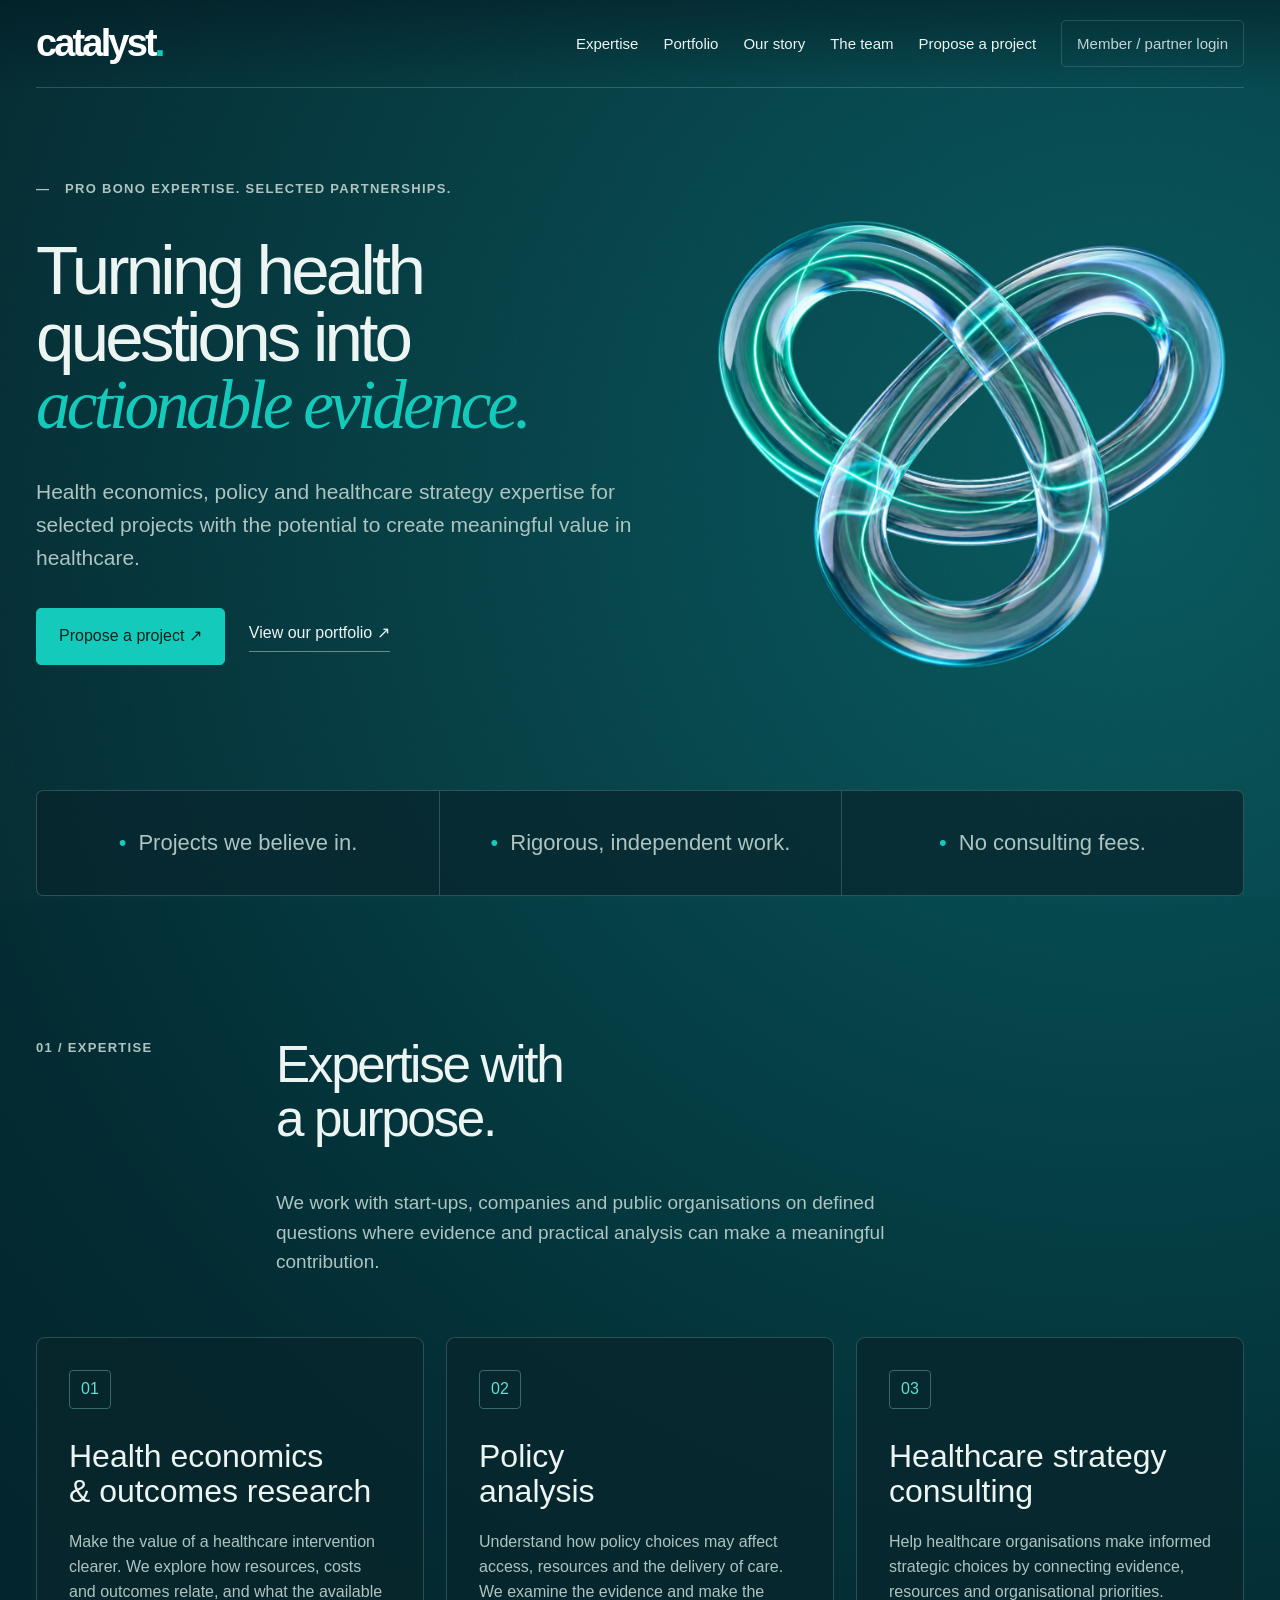
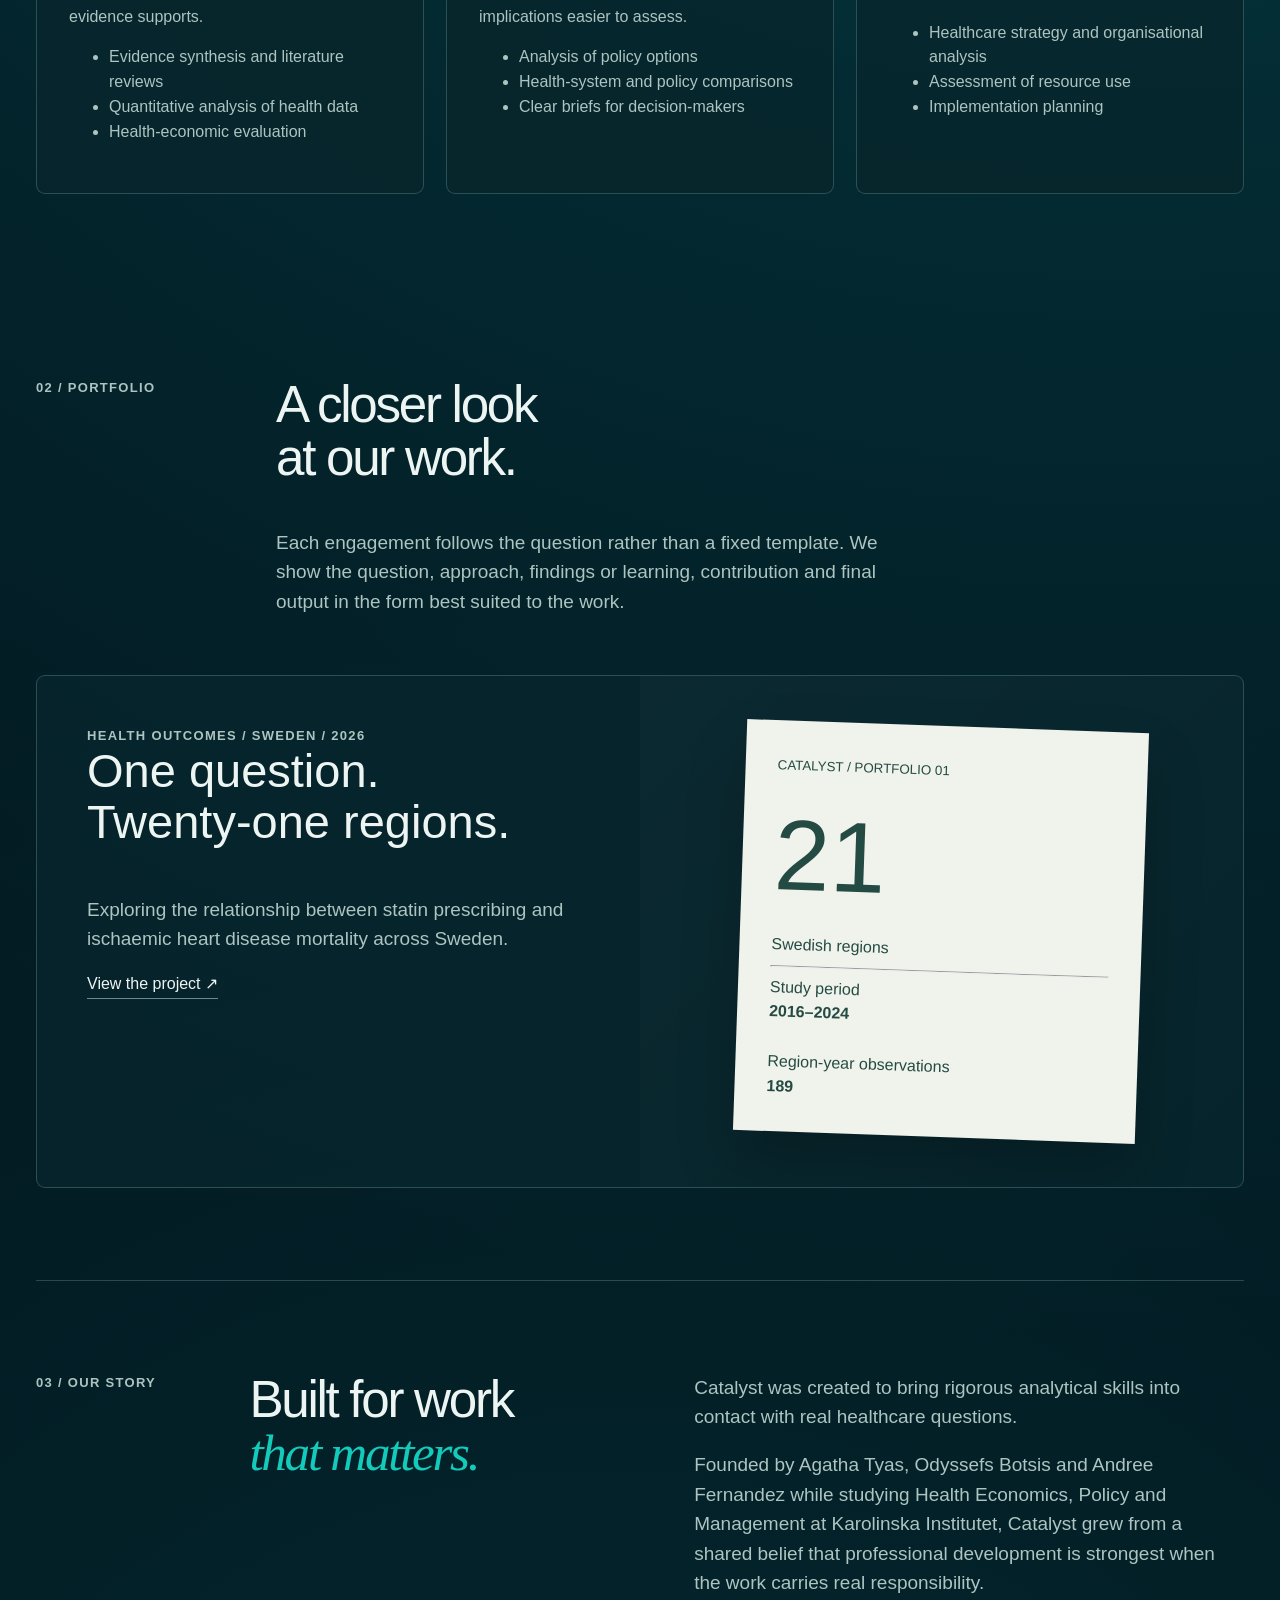
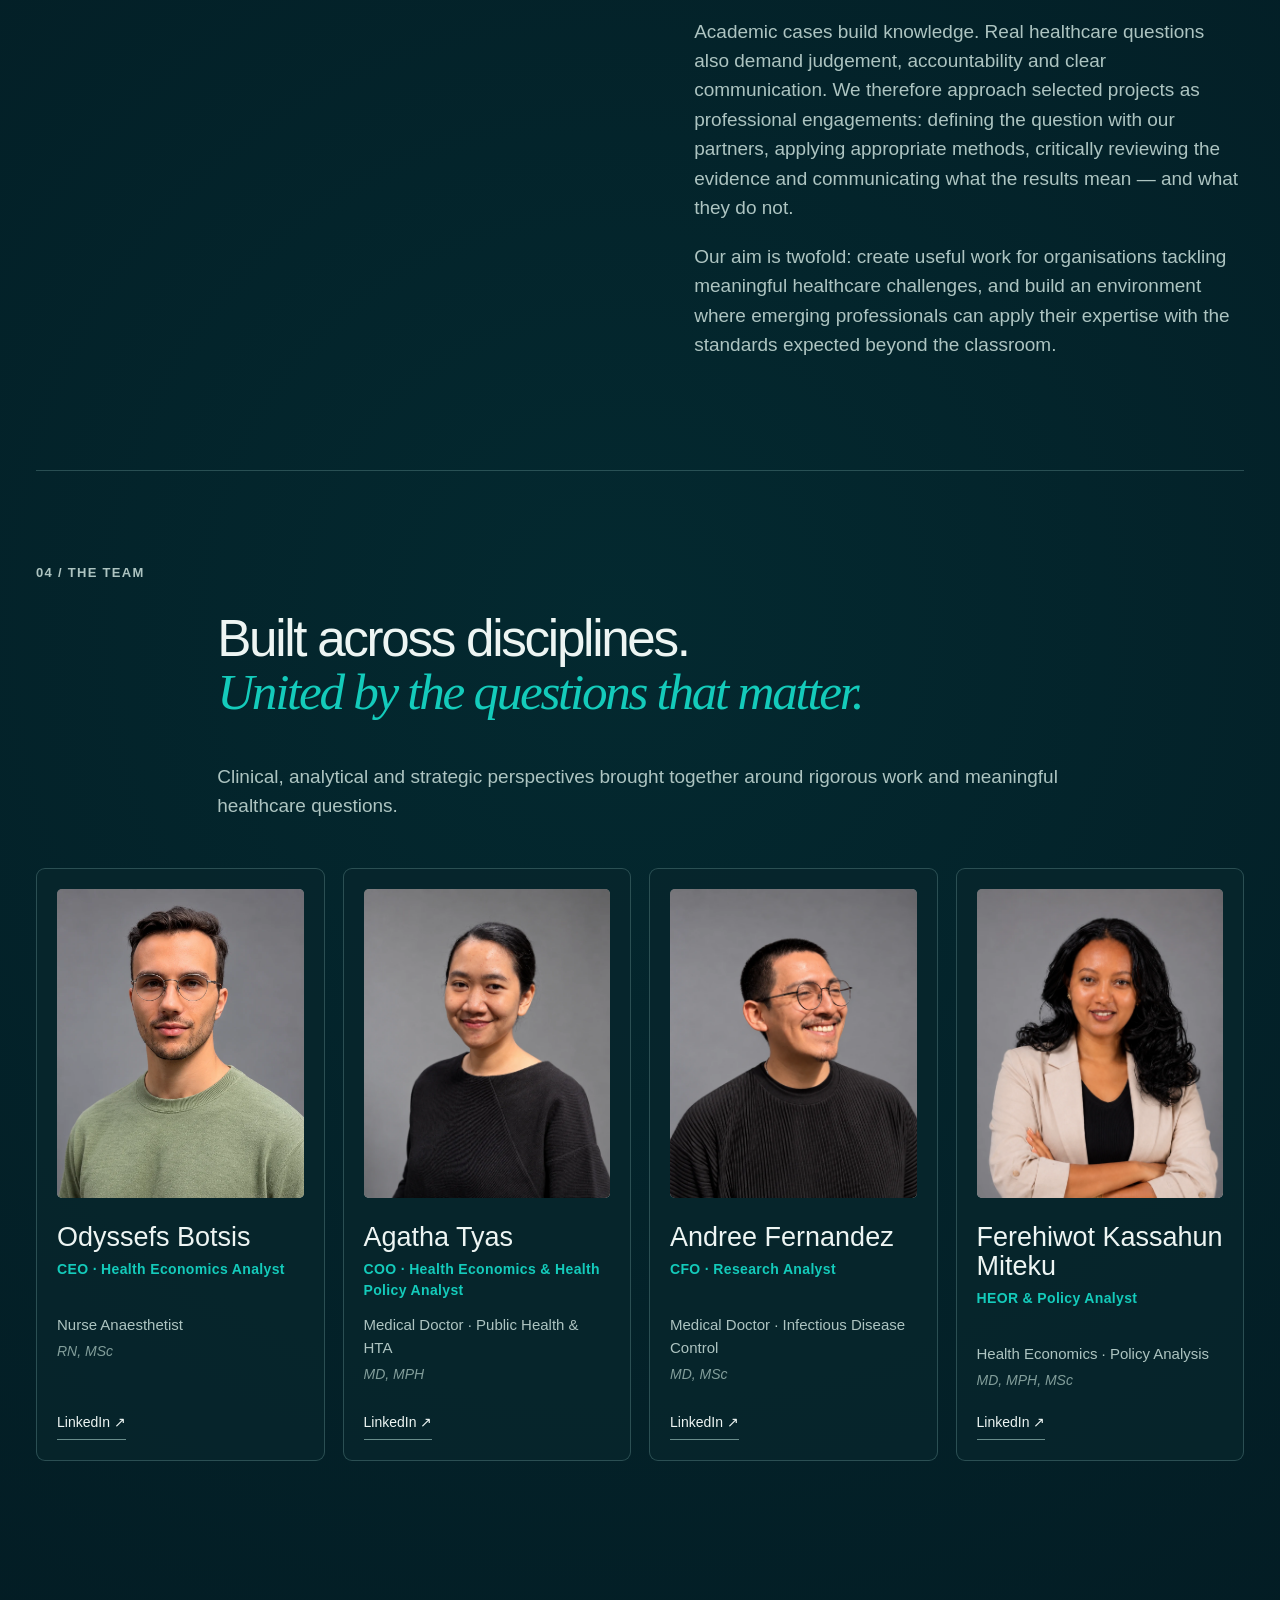
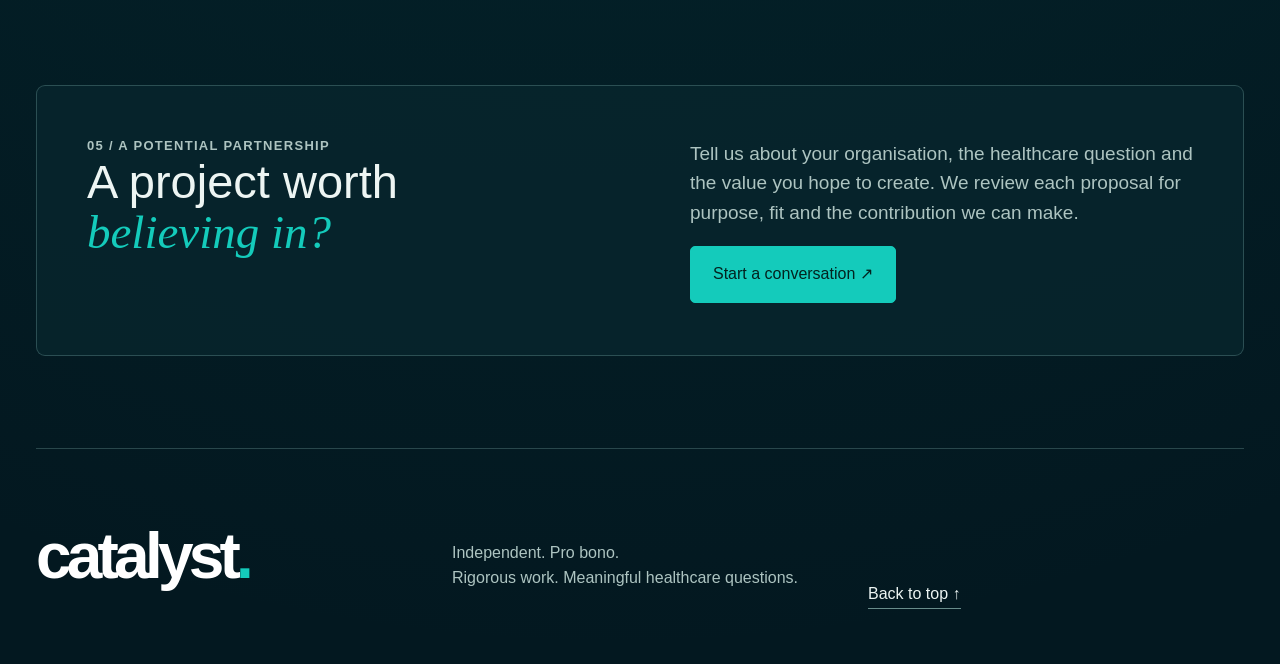
<file: index.html>
<!doctype html>
<html lang="en"><head><meta charset="utf-8"><meta name="viewport" content="width=device-width,initial-scale=1"><meta name="description" content="Catalyst Health Initiative — health economics, policy and healthcare strategy for selected pro bono partnerships."><title>Catalyst — Health Initiative</title><link rel="stylesheet" href="css/styles.css"></head>
<body id="top">
<header class="header"><div class="wrap nav"><a class="brand" href="index.html" aria-label="Catalyst home">catalyst<i>.</i></a><button class="mobile-toggle" aria-expanded="false">Menu</button><nav class="navlinks"><a href="#expertise">Expertise</a><a href="#portfolio">Portfolio</a><a href="#story">Our story</a><a href="#team">The team</a><a href="propose-project.html">Propose a project</a><a class="nav-quiet" href="#" aria-disabled="true">Member / partner login</a></nav></div></header>
<main>
<section class="wrap hero"><div class="reveal"><div class="eyebrow">— &nbsp; Pro bono expertise. Selected partnerships.</div><h1>Turning health<br>questions into<br><span class="italic">actionable evidence.</span></h1><p class="lead">Health economics, policy and healthcare strategy expertise for selected projects with the potential to create meaningful value in healthcare.</p><div class="actions"><a class="btn" href="propose-project.html">Propose a project ↗</a><a class="textlink" href="#portfolio">View our portfolio ↗</a></div></div><div class="hero-art reveal" aria-hidden="true"><img src="assets/hero-loop-transparent.webp" alt=""></div></section>
<div class="wrap strip reveal"><div><span class="dot">•</span>Projects we believe in.</div><div><span class="dot">•</span>Rigorous, independent work.</div><div><span class="dot">•</span>No consulting fees.</div></div>
<section class="wrap section" id="expertise"><div class="section-grid reveal"><div class="eyebrow">01 / Expertise</div><div><h2>Expertise with<br>a purpose.</h2><p>We work with start-ups, companies and public organisations on defined questions where evidence and practical analysis can make a meaningful contribution.</p></div></div><div class="cards reveal"><article class="card"><span class="num">01</span><h3>Health economics<br>& outcomes research</h3><p>Make the value of a healthcare intervention clearer. We explore how resources, costs and outcomes relate, and what the available evidence supports.</p><ul><li>Evidence synthesis and literature reviews</li><li>Quantitative analysis of health data</li><li>Health-economic evaluation</li></ul></article><article class="card"><span class="num">02</span><h3>Policy<br>analysis</h3><p>Understand how policy choices may affect access, resources and the delivery of care. We examine the evidence and make the implications easier to assess.</p><ul><li>Analysis of policy options</li><li>Health-system and policy comparisons</li><li>Clear briefs for decision-makers</li></ul></article><article class="card"><span class="num">03</span><h3>Healthcare strategy<br>consulting</h3><p>Help healthcare organisations make informed strategic choices by connecting evidence, resources and organisational priorities.</p><ul><li>Healthcare strategy and organisational analysis</li><li>Assessment of resource use</li><li>Implementation planning</li></ul></article></div></section>
<section class="wrap section" id="portfolio"><div class="section-grid reveal"><div class="eyebrow">02 / Portfolio</div><div><h2>A closer look<br>at our work.</h2><p>Each engagement follows the question rather than a fixed template. We show the question, approach, findings or learning, contribution and final output in the form best suited to the work.</p></div></div><div class="portfolio-box reveal"><div class="portfolio-copy"><div class="eyebrow">Health outcomes / Sweden / 2026</div><h3>One question.<br>Twenty-one regions.</h3><p>Exploring the relationship between statin prescribing and ischaemic heart disease mortality across Sweden.</p><a class="textlink" href="portfolio.html">View the project ↗</a></div><div class="portfolio-visual"><div class="paper"><small>CATALYST / PORTFOLIO 01</small><br><strong>21</strong><br>Swedish regions<hr>Study period<br><b>2016–2024</b><br><br>Region-year observations<br><b>189</b></div></div></div></section>
<section class="wrap section story-section" id="story"><div class="section-grid reveal"><div class="eyebrow">03 / Our story</div><div><h2>Built for work<br><span class="italic">that matters.</span></h2></div><div><p class="lead">Catalyst was created to bring rigorous analytical skills into contact with real healthcare questions.</p><p>Founded by Agatha Tyas, Odyssefs Botsis and Andree Fernandez while studying Health Economics, Policy and Management at Karolinska Institutet, Catalyst grew from a shared belief that professional development is strongest when the work carries real responsibility.</p><p>Academic cases build knowledge. Real healthcare questions also demand judgement, accountability and clear communication. We therefore approach selected projects as professional engagements: defining the question with our partners, applying appropriate methods, critically reviewing the evidence and communicating what the results mean — and what they do not.</p><p>Our aim is twofold: create useful work for organisations tackling meaningful healthcare challenges, and build an environment where emerging professionals can apply their expertise with the standards expected beyond the classroom.</p></div></div></section>
<section class="wrap section" id="team"><div class="eyebrow reveal">04 / The team</div><div class="team-intro reveal"><h2>Built across disciplines.<br><span class="italic">United by the questions that matter.</span></h2><p>Clinical, analytical and strategic perspectives brought together around rigorous work and meaningful healthcare questions.</p></div><div class="team-cards reveal"><article class="card team-card"><div class="portrait"><img src="assets/team-odyssefs.webp" alt="Portrait of Odyssefs Botsis" loading="lazy" decoding="async"></div><h3>Odyssefs Botsis</h3><b class="role">CEO · Health Economics Analyst</b><p>Nurse Anaesthetist</p><em>RN, MSc</em><a class="profile-link" href="https://www.linkedin.com/in/odyssefs-botsis-662591ba/" target="_blank" rel="noopener">LinkedIn ↗</a></article><article class="card team-card"><div class="portrait"><img src="assets/team-agatha.webp" alt="Portrait of Agatha Tyas" loading="lazy" decoding="async"></div><h3>Agatha Tyas</h3><b class="role">COO · Health Economics &amp; Health Policy Analyst</b><p>Medical Doctor · Public Health &amp; HTA</p><em>MD, MPH</em><a class="profile-link" href="https://www.linkedin.com/in/agathatyas/" target="_blank" rel="noopener">LinkedIn ↗</a></article><article class="card team-card"><div class="portrait"><img src="assets/team-andree.webp" alt="Portrait of Andree Fernandez" loading="lazy" decoding="async"></div><h3>Andree Fernandez</h3><b class="role">CFO · Research Analyst</b><p>Medical Doctor · Infectious Disease Control</p><em>MD, MSc</em><a class="profile-link" href="https://www.linkedin.com/in/andree-g-fernandez-67131a140/" target="_blank" rel="noopener">LinkedIn ↗</a></article><article class="card team-card"><div class="portrait"><img src="assets/team-ferehiwot.webp" alt="Portrait of Ferehiwot Kassahun Miteku" loading="lazy" decoding="async"></div><h3>Ferehiwot Kassahun Miteku</h3><b class="role">HEOR & Policy Analyst</b><p>Health Economics · Policy Analysis</p><em>MD, MPH, MSc</em><a class="profile-link" href="https://www.linkedin.com/in/ferehiwot-kassahun-miteku-bbab78217/" target="_blank" rel="noopener">LinkedIn ↗</a></article></div></section>
<section class="wrap section reveal"><div class="portfolio-box cta-box"><div class="portfolio-copy"><div class="eyebrow">05 / A potential partnership</div><h3>A project worth<br><span class="italic">believing in?</span></h3></div><div class="portfolio-copy"><p>Tell us about your organisation, the healthcare question and the value you hope to create. We review each proposal for purpose, fit and the contribution we can make.</p><a class="btn" href="propose-project.html">Start a conversation ↗</a></div></div></section>
</main>
<footer class="wrap footer"><div class="footergrid"><div class="bigbrand">catalyst<span>.</span></div><div><p>Independent. Pro bono.<br>Rigorous work. Meaningful healthcare questions.</p></div><div><a class="textlink" href="#top">Back to top ↑</a></div></div></footer><script src="js/main.js"></script></body></html>
</file>
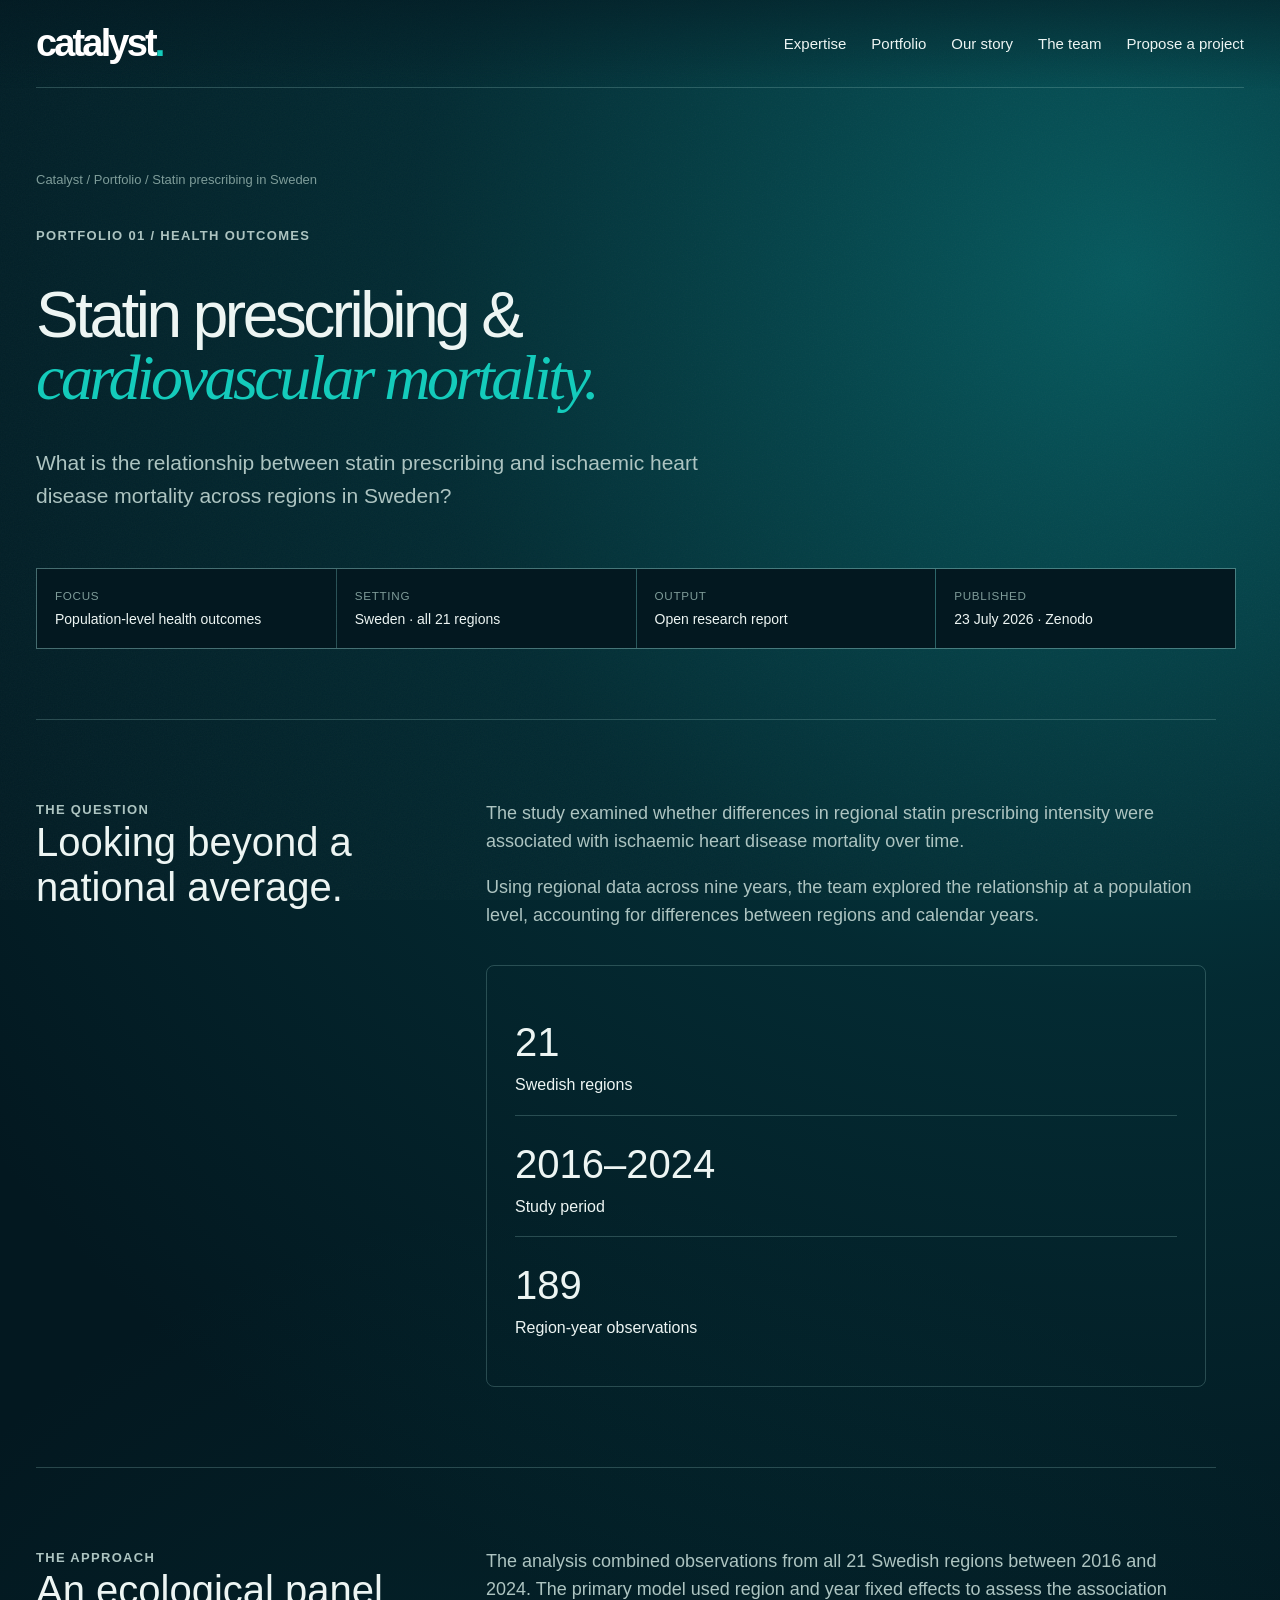
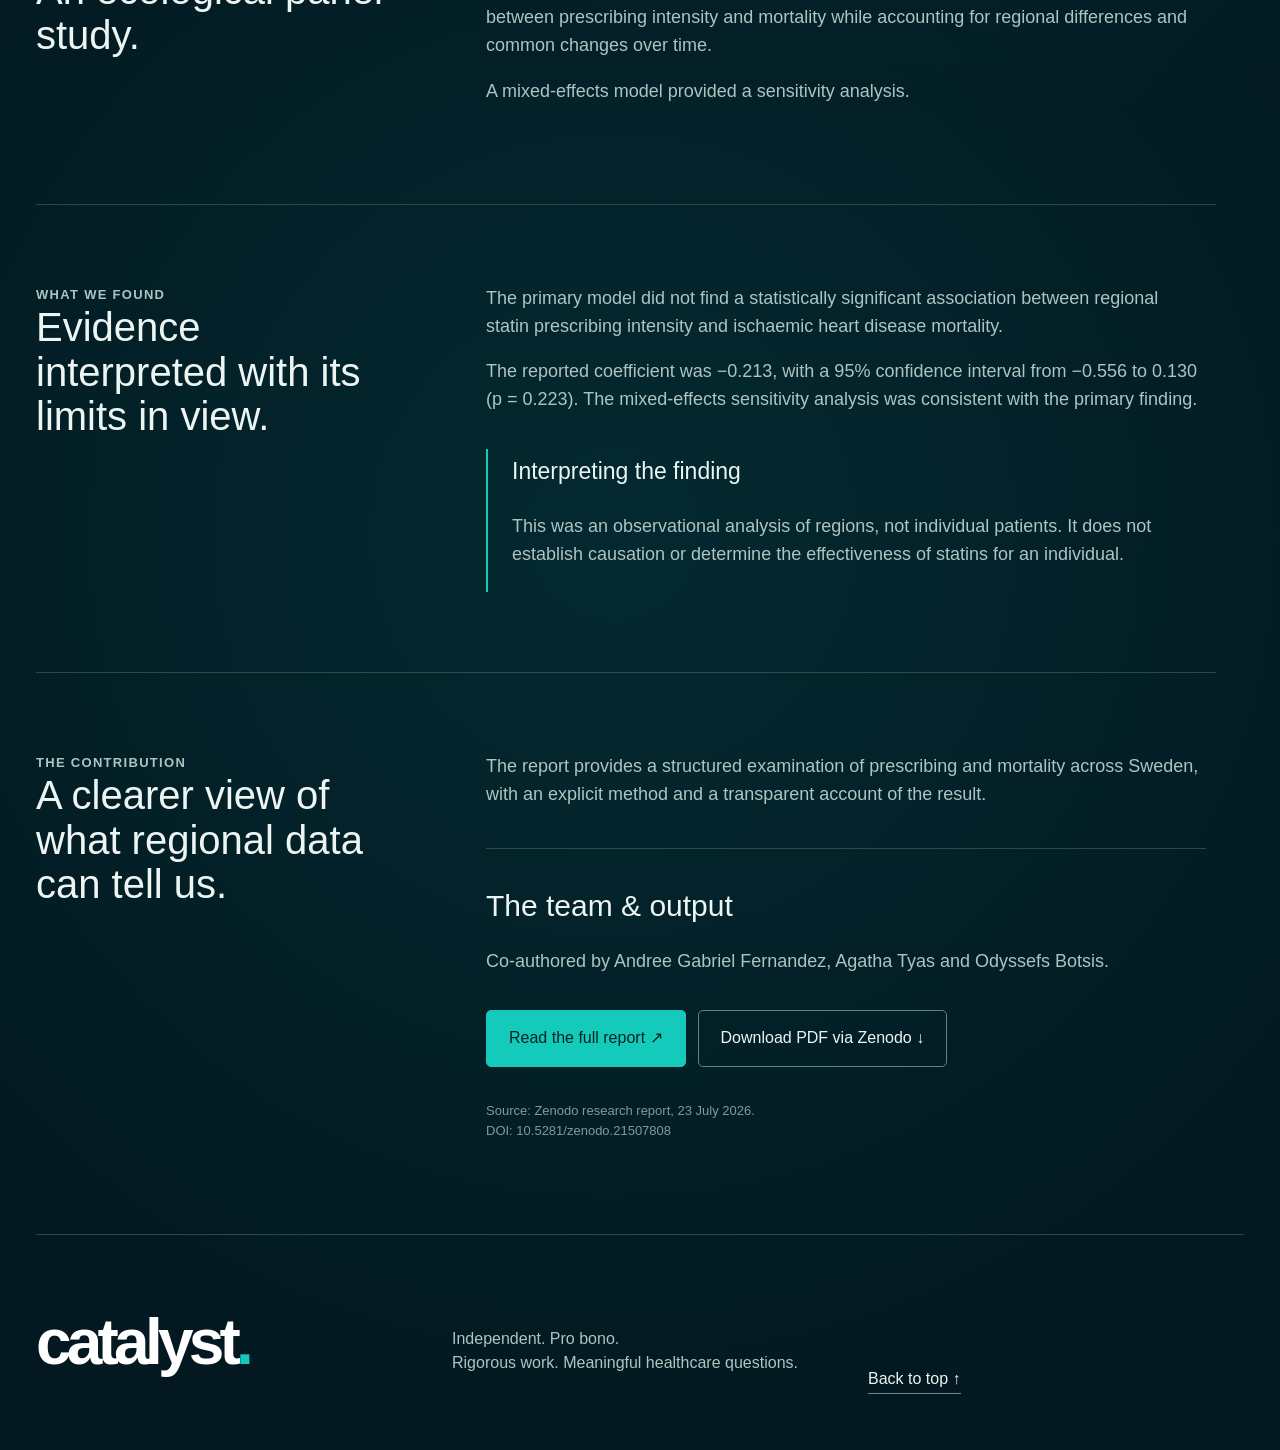
<file: portfolio.html>
<!doctype html><html lang="en"><head><meta charset="utf-8"><meta name="viewport" content="width=device-width,initial-scale=1"><meta name="description" content="Catalyst portfolio: statin prescribing and cardiovascular mortality across Swedish regions."><title>Portfolio 01 — Catalyst</title><link rel="stylesheet" href="css/styles.css"></head><body id="top"><header class="header"><div class="wrap nav"><a class="brand" href="index.html">catalyst<i>.</i></a><button class="mobile-toggle" aria-expanded="false">Menu</button><nav class="navlinks"><a href="index.html#expertise">Expertise</a><a href="index.html#portfolio">Portfolio</a><a href="index.html#story">Our story</a><a href="index.html#team">The team</a><a href="propose-project.html">Propose a project</a></nav></div></header><main class="wrap"><section class="page-hero reveal"><div class="breadcrumb">Catalyst / Portfolio / Statin prescribing in Sweden</div><div class="eyebrow">Portfolio 01 / Health outcomes</div><h1>Statin prescribing &<br><span class="italic">cardiovascular mortality.</span></h1><p class="lead">What is the relationship between statin prescribing and ischaemic heart disease mortality across regions in Sweden?</p><div class="project-meta"><span><small>Focus</small>Population-level health outcomes</span><span><small>Setting</small>Sweden · all 21 regions</span><span><small>Output</small>Open research report</span><span><small>Published</small>23 July 2026 · Zenodo</span></div></section><section class="content-two reveal"><div><div class="eyebrow">The question</div><h2>Looking beyond a national average.</h2></div><div><p>The study examined whether differences in regional statin prescribing intensity were associated with ischaemic heart disease mortality over time.</p><p>Using regional data across nine years, the team explored the relationship at a population level, accounting for differences between regions and calendar years.</p><div class="stats"><div><strong>21</strong>Swedish regions</div><div><strong>2016–2024</strong>Study period</div><div><strong>189</strong>Region-year observations</div></div></div></section><section class="content-two reveal"><div><div class="eyebrow">The approach</div><h2>An ecological panel study.</h2></div><div><p>The analysis combined observations from all 21 Swedish regions between 2016 and 2024. The primary model used region and year fixed effects to assess the association between prescribing intensity and mortality while accounting for regional differences and common changes over time.</p><p>A mixed-effects model provided a sensitivity analysis.</p></div></section><section class="content-two reveal"><div><div class="eyebrow">What we found</div><h2>Evidence interpreted with its limits in view.</h2></div><div><p class="lead">The primary model did not find a statistically significant association between regional statin prescribing intensity and ischaemic heart disease mortality.</p><p>The reported coefficient was −0.213, with a 95% confidence interval from −0.556 to 0.130 (p = 0.223). The mixed-effects sensitivity analysis was consistent with the primary finding.</p><div class="callout"><h3>Interpreting the finding</h3><p>This was an observational analysis of regions, not individual patients. It does not establish causation or determine the effectiveness of statins for an individual.</p></div></div></section><section class="content-two reveal"><div><div class="eyebrow">The contribution</div><h2>A clearer view of what regional data can tell us.</h2></div><div><p>The report provides a structured examination of prescribing and mortality across Sweden, with an explicit method and a transparent account of the result.</p><hr><h2 class="subhead">The team & output</h2><p>Co-authored by Andree Gabriel Fernandez, Agatha Tyas and Odyssefs Botsis.</p><div class="actions report-actions"><a class="btn" href="https://doi.org/10.5281/zenodo.21507808" target="_blank" rel="noopener">Read the full report ↗</a><a class="btn btn-secondary" href="https://zenodo.org/records/21507808" target="_blank" rel="noopener" title="Open the Zenodo record to download the authoritative PDF">Download PDF via Zenodo ↓</a></div><p class="small">Source: Zenodo research report, 23 July 2026.<br>DOI: 10.5281/zenodo.21507808</p></div></section></main><footer class="wrap footer"><div class="footergrid"><div class="bigbrand">catalyst<span>.</span></div><div><p>Independent. Pro bono.<br>Rigorous work. Meaningful healthcare questions.</p></div><div><a class="textlink" href="#top">Back to top ↑</a></div></div></footer><script src="js/main.js"></script></body></html>
</file>
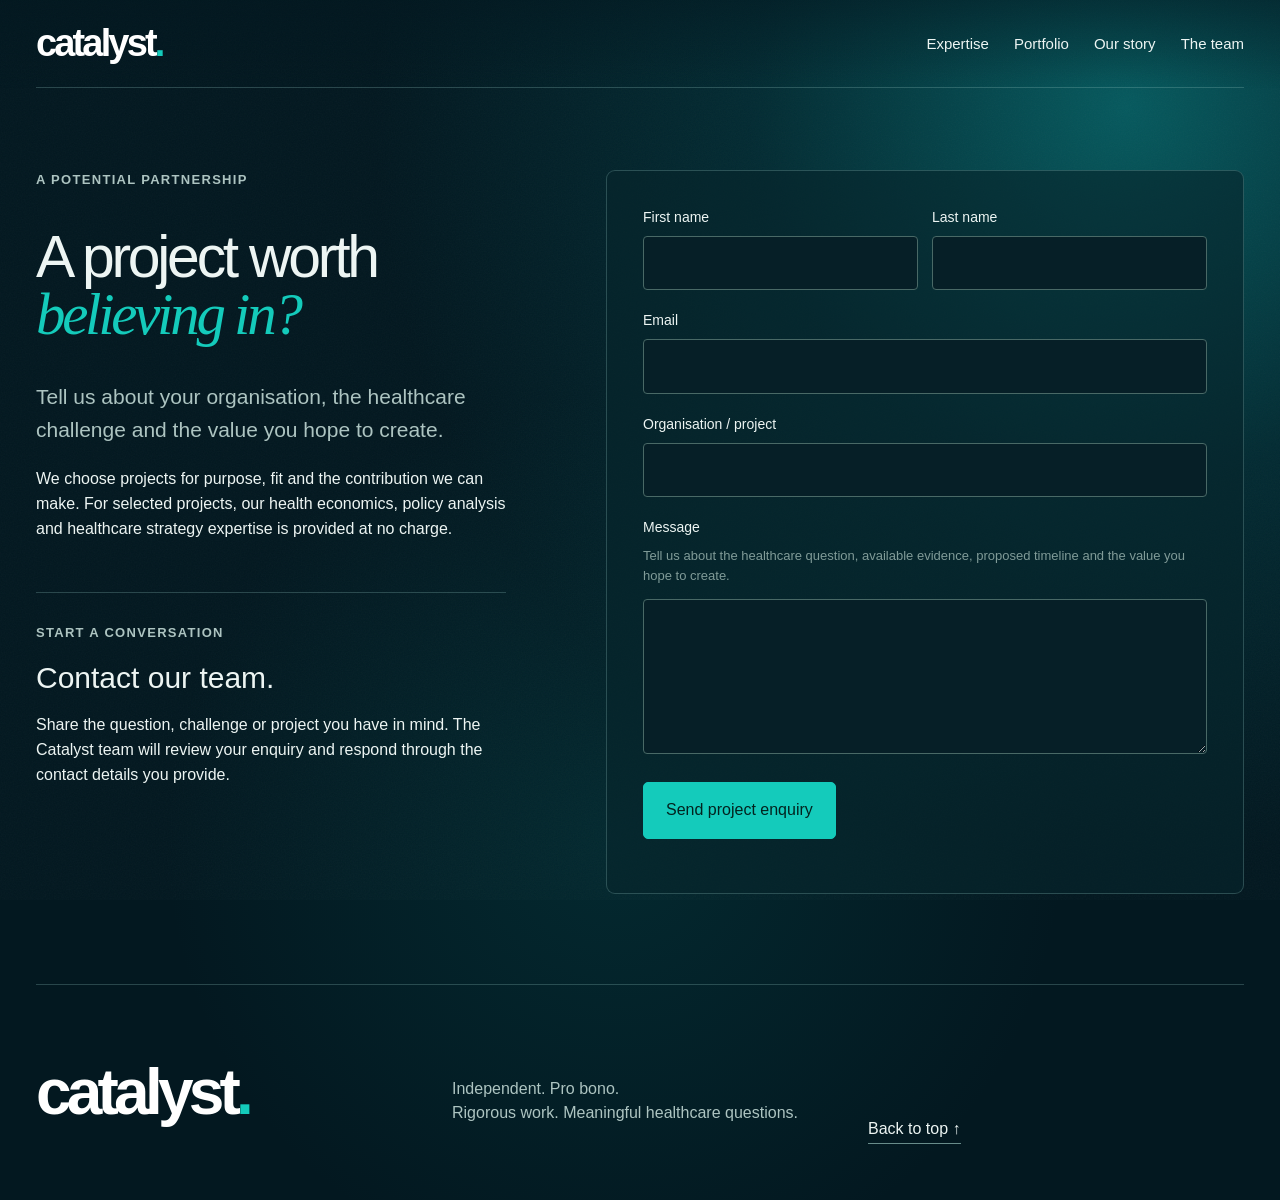
<file: propose-project.html>
<!doctype html><html lang="en"><head><meta charset="utf-8"><meta name="viewport" content="width=device-width,initial-scale=1"><meta name="description" content="Propose a healthcare project to Catalyst Health Initiative."><title>Propose a Project — Catalyst</title><link rel="stylesheet" href="css/styles.css"></head><body id="top"><header class="header"><div class="wrap nav"><a class="brand" href="index.html">catalyst<i>.</i></a><button class="mobile-toggle" aria-expanded="false">Menu</button><nav class="navlinks"><a href="index.html#expertise">Expertise</a><a href="index.html#portfolio">Portfolio</a><a href="index.html#story">Our story</a><a href="index.html#team">The team</a></nav></div></header><main class="wrap"><section class="form-layout"><div class="reveal"><div class="eyebrow">A potential partnership</div><h1>A project worth<br><span class="italic">believing in?</span></h1><p class="lead">Tell us about your organisation, the healthcare challenge and the value you hope to create.</p><p>We choose projects for purpose, fit and the contribution we can make. For selected projects, our health economics, policy analysis and healthcare strategy expertise is provided at no charge.</p><div class="contact-note"><div class="eyebrow">Start a conversation</div><h2>Contact our team.</h2><p>Share the question, challenge or project you have in mind. The Catalyst team will review your enquiry and respond through the contact details you provide.</p></div></div><form class="form reveal" id="project-form"><div class="row"><div><label for="first-name">First name</label><input required id="first-name" name="first-name" autocomplete="given-name"></div><div><label for="last-name">Last name</label><input required id="last-name" name="last-name" autocomplete="family-name"></div></div><label for="email">Email</label><input required type="email" id="email" name="email" autocomplete="email"><label for="organisation">Organisation / project</label><input required id="organisation" name="organisation"><label for="message">Message</label><p class="small">Tell us about the healthcare question, available evidence, proposed timeline and the value you hope to create.</p><textarea required id="message" name="message"></textarea><button class="btn" type="submit">Send project enquiry</button><p class="form-status" id="form-status" role="status"></p></form></section></main><footer class="wrap footer"><div class="footergrid"><div class="bigbrand">catalyst<span>.</span></div><div><p>Independent. Pro bono.<br>Rigorous work. Meaningful healthcare questions.</p></div><div><a class="textlink" href="#top">Back to top ↑</a></div></div></footer><script src="js/main.js"></script></body></html>
</file>
<file: css/styles.css>
:root{--bg:#031820;--panel:#08262d;--panel2:#0a2b32;--text:#edf5f3;--muted:#adc4c1;--accent:#14cbbb;--line:rgba(139,190,187,.28);--max:1540px;--header:88px}*{box-sizing:border-box}html{scroll-behavior:smooth;scroll-padding-top:110px}body{margin:0;background:radial-gradient(circle at 88% 9%,rgba(9,137,139,.58) 0,rgba(5,91,98,.28) 24%,transparent 48%),radial-gradient(circle at 48% 70%,rgba(5,98,100,.23),transparent 42%),var(--bg);color:var(--text);font-family:Arial,Helvetica,sans-serif;line-height:1.55;overflow-x:hidden}body:before{content:"";position:fixed;inset:0;pointer-events:none;z-index:-1;opacity:.11;background-image:url("data:image/svg+xml,%3Csvg xmlns='http://www.w3.org/2000/svg' width='130' height='130'%3E%3Cfilter id='n'%3E%3CfeTurbulence type='fractalNoise' baseFrequency='.75' numOctaves='4' stitchTiles='stitch'/%3E%3C/filter%3E%3Crect width='100%25' height='100%25' filter='url(%23n)' opacity='.32'/%3E%3C/svg%3E")}.wrap{width:min(calc(100% - 72px),var(--max));margin:auto}.header{position:fixed;top:0;left:0;right:0;z-index:50;transition:.35s;background:linear-gradient(to bottom,rgba(3,24,32,.52),transparent)}.header.scrolled{background:rgba(3,24,32,.9);backdrop-filter:blur(18px);box-shadow:0 1px 0 var(--line)}.nav{height:var(--header);display:flex;align-items:center;gap:28px;border-bottom:1px solid transparent}.header:not(.scrolled) .nav{border-bottom-color:var(--line)}.brand,.bigbrand{font-weight:800;letter-spacing:-.075em;color:#fff;text-decoration:none}.brand{font-size:38px;margin-right:auto}.brand i,.bigbrand span{color:var(--accent);font-style:normal}.navlinks{display:flex;align-items:center;gap:25px}.navlinks a{color:var(--text);text-decoration:none;font-size:15px;transition:.2s}.navlinks a:hover{color:var(--accent)}.nav-quiet{border:1px solid var(--line);padding:11px 15px;border-radius:5px;opacity:.82}.btn{display:inline-block;background:var(--accent);color:#03231f!important;padding:15px 22px;border:1px solid var(--accent);border-radius:5px;text-decoration:none;font-weight:800;cursor:pointer;font:inherit;transition:.22s}.btn:hover{transform:translateY(-2px);filter:brightness(1.07)}.btn-secondary{background:transparent;color:var(--text)!important;border-color:#5b8583}.mobile-toggle{display:none}.hero{min-height:790px;padding-top:var(--header);display:grid;grid-template-columns:1.04fr .96fr;align-items:center;gap:55px}.eyebrow{font-size:13px;font-weight:800;letter-spacing:.1em;text-transform:uppercase;color:var(--muted)}h1,h2,h3,p{margin-top:0}h1{font-size:clamp(55px,5.4vw,92px);line-height:.97;letter-spacing:-.055em;font-weight:400;margin:38px 0}.italic{font-family:Georgia,'Times New Roman',serif;font-style:italic;color:var(--accent);font-weight:400}.lead{font-size:21px;color:var(--muted);max-width:690px}.actions{display:flex;flex-wrap:wrap;gap:24px;align-items:center;margin:34px 0}.textlink,.profile-link{color:var(--text);text-decoration:none;border-bottom:1px solid #688c8a;padding-bottom:6px;transition:.2s}.textlink:hover,.profile-link:hover{color:var(--accent);border-color:var(--accent)}.hero-art{position:relative;min-height:560px;display:grid;place-items:center;perspective:1000px}.orb-glow{position:absolute;width:70%;aspect-ratio:1;border-radius:50%;background:rgba(15,215,198,.2);filter:blur(70px);animation:pulse 4.8s ease-in-out infinite}.hero-art img{width:100%;max-width:670px;display:block;animation:float 4.2s ease-in-out infinite,tilt 7s ease-in-out infinite;will-change:transform;transition:transform .18s ease-out}.strip{display:grid;grid-template-columns:repeat(3,1fr);border:1px solid var(--line);background:rgba(8,38,45,.76);margin-bottom:50px;border-radius:7px;overflow:hidden}.strip div{padding:35px;text-align:center;font-size:22px;color:var(--muted)}.strip div+div{border-left:1px solid var(--line)}.dot{color:var(--accent);margin-right:12px}.section{padding:92px 0}.section-grid{display:grid;grid-template-columns:180px minmax(0,650px) 1fr;gap:60px;align-items:start}.section h2{font-size:clamp(42px,4vw,62px);line-height:1.05;letter-spacing:-.045em;font-weight:400}.section p{font-size:19px;color:var(--muted)}.cards{display:grid;grid-template-columns:repeat(3,1fr);gap:22px;margin-top:42px}.card{background:rgba(8,38,45,.82);border:1px solid var(--line);border-radius:9px;padding:32px;transition:.3s}.card:hover{transform:translateY(-7px);border-color:rgba(20,203,187,.6);background:rgba(10,43,50,.93)}.card .num{display:inline-block;border:1px solid #386a6b;border-radius:4px;padding:6px 11px;color:#62ded3}.card h3{font-size:32px;line-height:1.08;font-weight:400;margin:30px 0 22px}.card p,.card li{color:var(--muted);font-size:16px}.portfolio-box{display:grid;grid-template-columns:1fr 1fr;border:1px solid var(--line);border-radius:9px;overflow:hidden;background:rgba(8,38,45,.8);margin-top:40px}.portfolio-copy{padding:50px}.portfolio-copy h3{font-size:47px;line-height:1.08;font-weight:400}.portfolio-visual{display:grid;place-items:center;padding:50px;background:linear-gradient(135deg,rgba(255,255,255,.025),transparent)}.paper{background:#f0f2ec;color:#244b43;width:min(420px,80%);padding:32px;transform:rotate(2deg);box-shadow:0 30px 60px rgba(0,0,0,.2)}.paper strong{font-size:100px;font-weight:400}.story-section{border-top:1px solid var(--line);border-bottom:1px solid var(--line)}.team-intro{max-width:900px;margin:28px 0 0 15%}.team-cards{display:grid;grid-template-columns:repeat(4,1fr);gap:18px;margin-top:48px}.team-card{min-height:0;padding:20px}.portrait{aspect-ratio:4/5;background:linear-gradient(145deg,#526467,#c0c9c7);display:grid;place-items:center;color:#173138;font-weight:700;border-radius:5px;overflow:hidden}.portrait span{opacity:.7}.team-card h3{font-size:27px;margin:25px 0 7px}.team-card .role{display:block;color:var(--accent);font-size:15px;letter-spacing:.06em;text-transform:uppercase;margin-bottom:12px}.team-card p{font-size:15px;margin-bottom:5px}.team-card em{display:block;color:#829e9b;font-size:14px;margin-bottom:20px}.profile-link{display:inline-block;margin-top:12px;font-size:14px}.cta-box{align-items:center}.footer{border-top:1px solid var(--line);padding:58px 0}.footergrid{display:grid;grid-template-columns:1fr 1fr 1fr;gap:40px;align-items:end}.bigbrand{font-size:64px}.footer p{color:var(--muted)}.reveal{opacity:0;transform:translateY(26px);transition:opacity .75s ease,transform .75s ease}.reveal.visible{opacity:1;transform:none}.page-hero{padding:170px 0 70px;max-width:1200px}.page-hero h1{font-size:clamp(50px,5vw,78px)}.breadcrumb{font-size:13px;color:#7e9c99;margin-bottom:36px}.project-meta{display:grid;grid-template-columns:repeat(4,1fr);gap:1px;margin-top:55px;border:1px solid var(--line);background:var(--line)}.project-meta span{padding:18px;background:var(--bg);font-size:14px}.project-meta small{display:block;color:#7f9c99;margin-bottom:4px;text-transform:uppercase;letter-spacing:.06em}.content-two{display:grid;grid-template-columns:minmax(230px,360px) minmax(0,720px);gap:90px;max-width:1180px;padding:80px 0;border-top:1px solid var(--line)}.content-two h2{font-size:40px;line-height:1.12;font-weight:400}.content-two p{font-size:18px;color:var(--muted)}.stats{border:1px solid var(--line);border-radius:8px;padding:28px;margin-top:35px}.stats div{padding:17px 0;border-bottom:1px solid var(--line)}.stats div:last-child{border:0}.stats strong{font-size:40px;font-weight:400;display:block;color:var(--text)}.callout{border-left:2px solid var(--accent);padding:5px 0 5px 24px;margin-top:35px}.callout h3{font-size:23px;font-weight:400}.content-two hr{border:0;border-top:1px solid var(--line);margin:40px 0}.subhead{font-size:30px!important}.report-actions{gap:12px}.small{font-size:13px!important;color:#809b98!important}.form-layout{display:grid;grid-template-columns:minmax(320px,470px) minmax(0,700px);gap:100px;padding:170px 0 90px}.form-layout h1{font-size:clamp(48px,4.6vw,70px)}.contact-note{border-top:1px solid var(--line);margin-top:50px;padding-top:30px}.contact-note h2{font-size:30px;font-weight:400;margin:12px 0}.form{background:rgba(8,38,45,.62);border:1px solid var(--line);border-radius:9px;padding:36px}.form label{display:block;margin:0 0 7px;font-size:14px}.form input,.form textarea{width:100%;background:#061f27;border:1px solid #496966;border-radius:4px;color:white;padding:14px;font:inherit;margin-bottom:20px;outline:none}.form input:focus,.form textarea:focus{border-color:var(--accent);box-shadow:0 0 0 2px rgba(20,203,187,.12)}.form textarea{min-height:155px;resize:vertical}.row{display:grid;grid-template-columns:1fr 1fr;gap:14px}.form-status{font-size:14px!important;margin-top:18px}.form-status.notice{color:#9fd9d4}.form-status.error{color:#f2b6b6}@keyframes float{0%,100%{transform:translateY(0) rotate(-2deg) scale(1)}50%{transform:translateY(-38px) rotate(4deg) scale(1.025)}}@keyframes tilt{0%,100%{rotate:0deg}50%{rotate:3deg}}@keyframes pulse{0%,100%{transform:scale(.9);opacity:.55}50%{transform:scale(1.15);opacity:1}}@media(prefers-reduced-motion:reduce){html{scroll-behavior:auto}.hero-art img,.orb-glow{animation:none}.reveal{opacity:1;transform:none;transition:none}}
@media(max-width:1050px){.navlinks{gap:15px}.navlinks a{font-size:13px}.team-cards{grid-template-columns:repeat(2,1fr)}.section-grid{grid-template-columns:150px 1fr;gap:40px}.section-grid>div:last-child:nth-child(3){grid-column:2}.project-meta{grid-template-columns:repeat(2,1fr)}}
@media(max-width:820px){:root{--header:74px}.wrap{width:min(calc(100% - 34px),var(--max))}.brand{font-size:31px}.mobile-toggle{display:block;background:transparent;border:1px solid var(--line);border-radius:4px;color:white;padding:8px 11px}.navlinks{display:none;position:absolute;top:74px;left:17px;right:17px;background:rgba(5,31,39,.98);border:1px solid var(--line);padding:20px;flex-direction:column;align-items:stretch}.navlinks.open{display:flex}.hero{grid-template-columns:1fr;padding-top:125px;min-height:auto}.hero-art{order:-1;min-height:350px}.hero-art img{max-width:430px}.strip,.cards,.footergrid,.portfolio-box,.form-layout{grid-template-columns:1fr}.strip div+div{border-left:0;border-top:1px solid var(--line)}.section{padding:65px 0}.section-grid{grid-template-columns:1fr;gap:24px}.section-grid>div:last-child:nth-child(3){grid-column:auto}.team-intro{margin-left:0}.team-cards{grid-template-columns:1fr 1fr}.portfolio-copy{padding:34px}.content-two{grid-template-columns:1fr;gap:25px;padding:60px 0}.form-layout{gap:45px;padding-top:130px}.page-hero{padding-top:135px}.row{grid-template-columns:1fr}}
@media(max-width:540px){h1{font-size:48px}.team-cards,.project-meta{grid-template-columns:1fr}.team-card h3{font-size:25px}.portfolio-copy h3{font-size:38px}.paper{width:95%}.report-actions{align-items:stretch}.report-actions .btn{width:100%;text-align:center}.form{padding:24px}.bigbrand{font-size:52px}}

/* V3 team portrait consistency */
.portrait img{display:block;width:100%;height:100%;object-fit:cover;object-position:center 34%}.team-card .role{line-height:1.5;letter-spacing:.025em;text-transform:none;font-size:14px;min-height:42px}.team-card{display:flex;flex-direction:column}.team-card .profile-link{align-self:flex-start;margin-top:auto}

/* V3: balanced story layout across viewport widths */
.story-section .section-grid{grid-template-columns:minmax(110px,175px) minmax(230px,0.85fr) minmax(330px,1.15fr);gap:clamp(22px,3vw,48px);align-items:start}
.story-section .section-grid>div:last-child{max-width:670px}
@media(max-width:1100px){.story-section .section-grid{grid-template-columns:115px minmax(0,1fr);gap:28px}.story-section .section-grid>div:last-child{grid-column:2;max-width:720px}}
@media(max-width:820px){.story-section .section-grid{grid-template-columns:1fr;gap:20px}.story-section .section-grid>div:last-child{grid-column:auto;max-width:100%}}

/* V3.1.1 — full-strength transparent hero; preserve float/tilt animation */
.hero-art::after, .hero-art .orb-glow { display: none !important; }
.hero-art img {
  opacity: 1 !important;
  mix-blend-mode: normal !important;
  -webkit-mask-image: none !important;
  mask-image: none !important;
  border-radius: 0;
  background: transparent;
  filter: brightness(1.16) contrast(1.12) saturate(1.10) drop-shadow(0 12px 20px rgba(0,190,180,.15));
}

/* V3.1.2 definitive hero layering fix */
.hero-art{isolation:isolate;overflow:visible!important;opacity:1!important;filter:none!important;mask:none!important;-webkit-mask:none!important}
.hero-art::before,.hero-art::after{content:none!important;display:none!important}
.hero-art img{position:relative;z-index:2;opacity:1!important;mix-blend-mode:normal!important;mask:none!important;-webkit-mask:none!important;filter:none!important;clip-path:none!important;border-radius:0!important}
</file>
